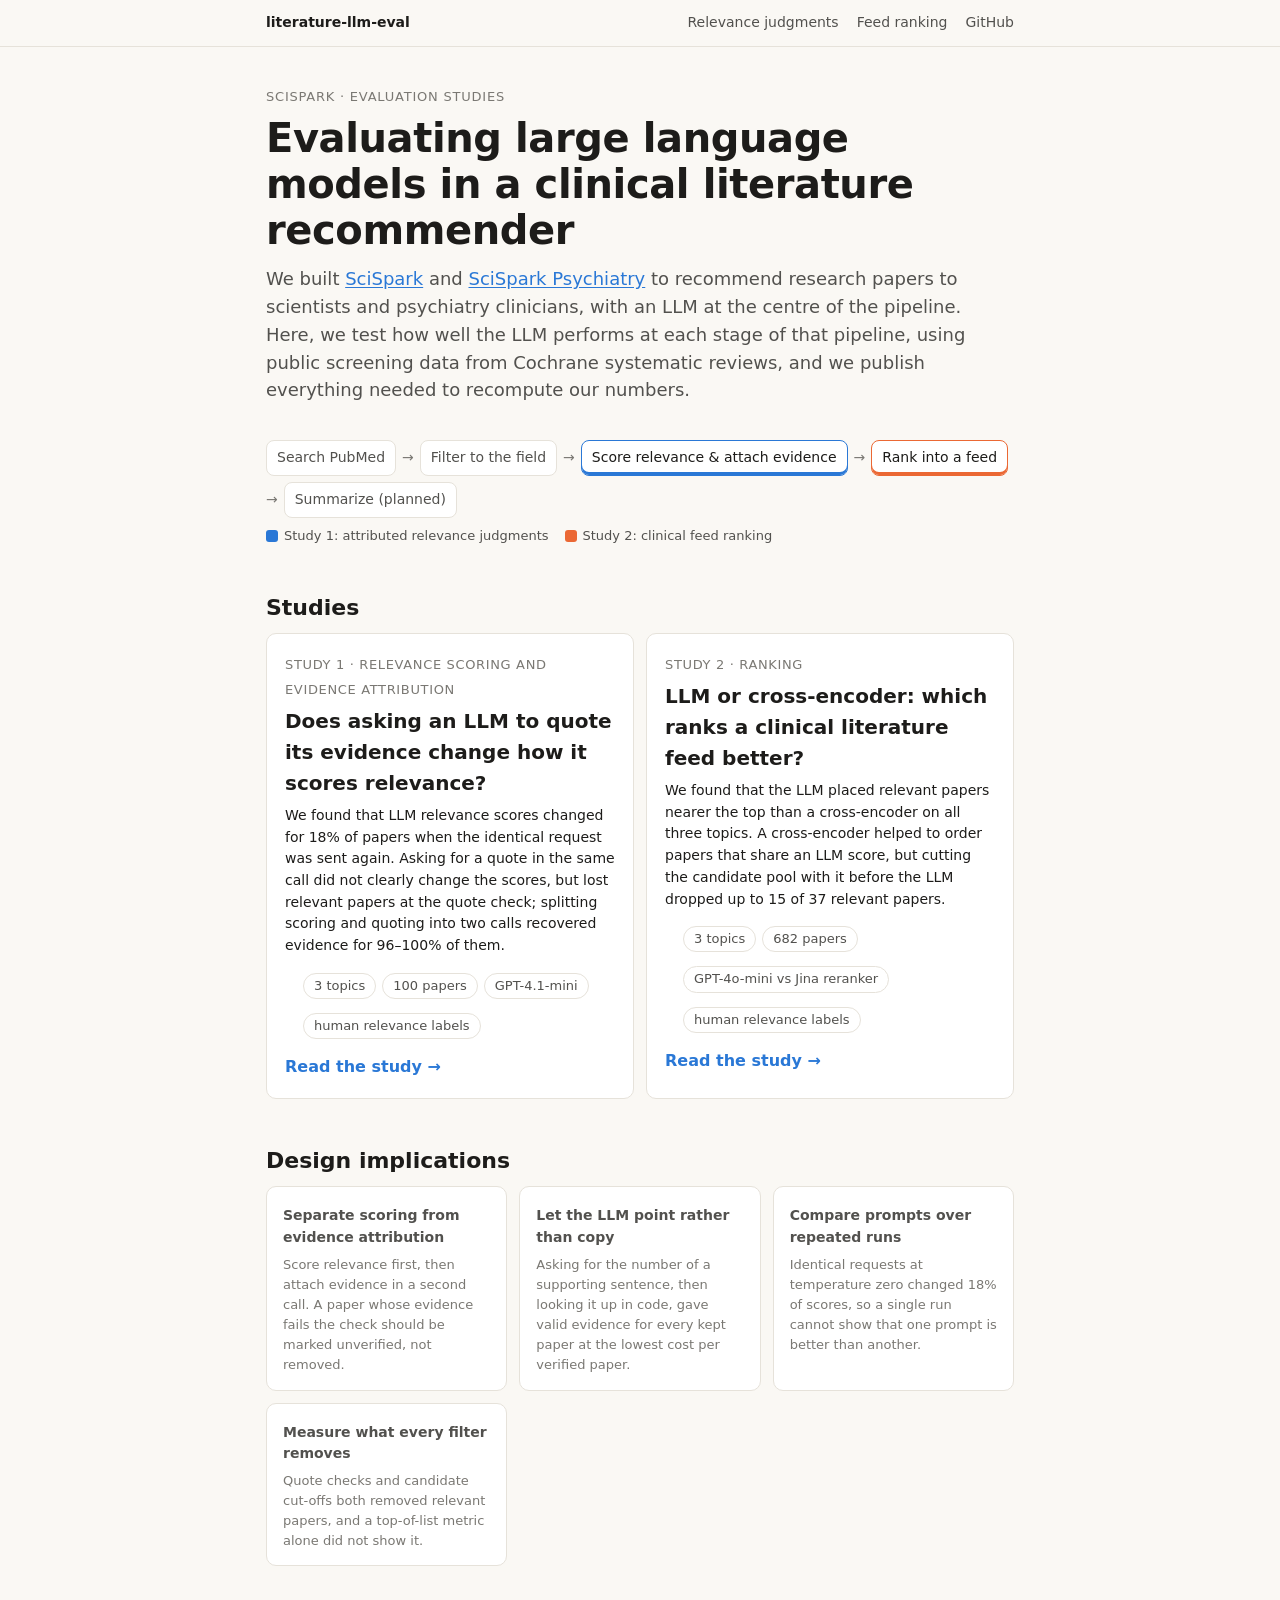
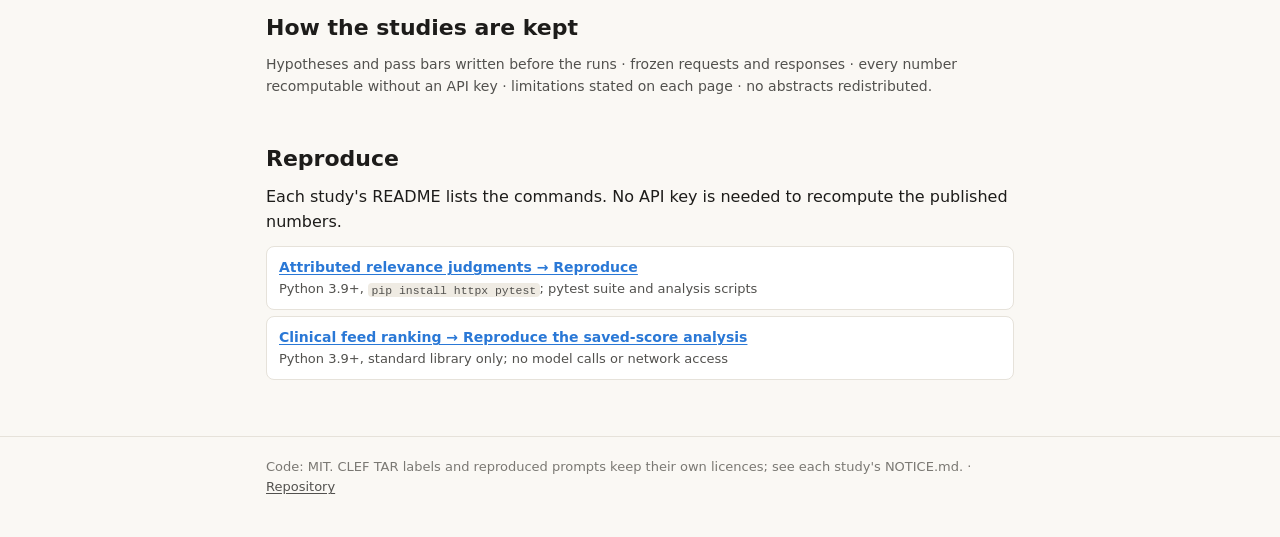
<file: docs/index.html>
<!doctype html>
<html lang="en">
<head>
<meta charset="utf-8">
<meta name="viewport" content="width=device-width, initial-scale=1">
<title>Literature LLM Evaluation</title>
<meta name="description" content="Evaluating the performance of large language models in a clinical literature recommender: SciSpark evaluation studies.">
<link rel="stylesheet" href="style.css">
</head>
<body>
<nav class="topbar"><div class="wrap">
  <a class="home" href="./">literature-llm-eval</a>
  <a href="attributed-relevance-judgments/">Relevance judgments</a>
  <a href="clinical-feed-ranking/">Feed ranking</a>
  <a href="https://github.com/SciSpark-ai/literature-llm-eval">GitHub</a>
</div></nav>

<main class="wrap">
<header class="hero">
  <p class="kicker">SciSpark &middot; evaluation studies</p>
  <h1>Evaluating large language models in a clinical literature recommender</h1>
  <p class="lede">We built <a href="https://github.com/SciSpark-ai">SciSpark</a> and <a href="https://github.com/SciSpark-ai/scispark-psychiatry">SciSpark Psychiatry</a> to recommend research papers to scientists and psychiatry clinicians, with an LLM at the centre of the pipeline. Here, we test how well the LLM performs at each stage of that pipeline, using public screening data from Cochrane systematic reviews, and we publish everything needed to recompute our numbers.</p>
</header>

<ol class="pipeline" aria-label="Pipeline stages; highlighted stages are covered by a study">
  <li>Search PubMed</li><li class="arrow" aria-hidden="true">&rarr;</li>
  <li>Filter to the field</li><li class="arrow" aria-hidden="true">&rarr;</li>
  <li class="on-a">Score relevance &amp; attach evidence</li><li class="arrow" aria-hidden="true">&rarr;</li>
  <li class="on-b">Rank into a feed</li><li class="arrow" aria-hidden="true">&rarr;</li>
  <li>Summarize (planned)</li>
</ol>
<ul class="legend small" style="margin-top:8px">
  <li><span class="sw a"></span>Study 1: attributed relevance judgments</li>
  <li><span class="sw b"></span>Study 2: clinical feed ranking</li>
</ul>

<h2>Studies</h2>
<div class="grid grid-2">
  <a class="card study" href="attributed-relevance-judgments/">
    <span class="stage">Study 1 &middot; relevance scoring and evidence attribution</span>
    <h3>Does asking an LLM to quote its evidence change how it scores relevance?</h3>
    <p class="small">We found that LLM relevance scores changed for 18% of papers when the identical request was sent again. Asking for a quote in the same call did not clearly change the scores, but lost relevant papers at the quote check; splitting scoring and quoting into two calls recovered evidence for 96&ndash;100% of them.</p>
    <ul class="chips"><li>3 topics</li><li>100 papers</li><li>GPT-4.1-mini</li><li>human relevance labels</li></ul>
    <span class="go">Read the study &rarr;</span>
  </a>
  <a class="card study" href="clinical-feed-ranking/">
    <span class="stage">Study 2 &middot; ranking</span>
    <h3>LLM or cross-encoder: which ranks a clinical literature feed better?</h3>
    <p class="small">We found that the LLM placed relevant papers nearer the top than a cross-encoder on all three topics. A cross-encoder helped to order papers that share an LLM score, but cutting the candidate pool with it before the LLM dropped up to 15 of 37 relevant papers.</p>
    <ul class="chips"><li>3 topics</li><li>682 papers</li><li>GPT-4o-mini vs Jina reranker</li><li>human relevance labels</li></ul>
    <span class="go">Read the study &rarr;</span>
  </a>
</div>

<h2>Design implications</h2>
<div class="grid grid-2">
  <div class="tile"><div class="lbl"><b>Separate scoring from evidence attribution</b></div><div class="sub">Score relevance first, then attach evidence in a second call. A paper whose evidence fails the check should be marked unverified, not removed.</div></div>
  <div class="tile"><div class="lbl"><b>Let the LLM point rather than copy</b></div><div class="sub">Asking for the number of a supporting sentence, then looking it up in code, gave valid evidence for every kept paper at the lowest cost per verified paper.</div></div>
  <div class="tile"><div class="lbl"><b>Compare prompts over repeated runs</b></div><div class="sub">Identical requests at temperature zero changed 18% of scores, so a single run cannot show that one prompt is better than another.</div></div>
  <div class="tile"><div class="lbl"><b>Measure what every filter removes</b></div><div class="sub">Quote checks and candidate cut-offs both removed relevant papers, and a top-of-list metric alone did not show it.</div></div>
</div>

<h2>How the studies are kept</h2>
<p class="small muted">Hypotheses and pass bars written before the runs &middot; frozen requests and responses &middot; every number recomputable without an API key &middot; limitations stated on each page &middot; no abstracts redistributed.</p>

<h2>Reproduce</h2>
<p>Each study's README lists the commands. No API key is needed to recompute the published numbers.</p>
<ul class="files">
  <li><a href="https://github.com/SciSpark-ai/literature-llm-eval/tree/main/studies/attributed-relevance-judgments#reproduce">Attributed relevance judgments &rarr; Reproduce</a><span>Python 3.9+, <code>pip install httpx pytest</code>; pytest suite and analysis scripts</span></li>
  <li><a href="https://github.com/SciSpark-ai/literature-llm-eval/tree/main/studies/clinical-feed-ranking#reproduce-the-saved-score-analysis">Clinical feed ranking &rarr; Reproduce the saved-score analysis</a><span>Python 3.9+, standard library only; no model calls or network access</span></li>
</ul>
</main>

<footer><div class="wrap">
  Code: MIT. CLEF TAR labels and reproduced prompts keep their own licences; see each study's NOTICE.md.
  &middot; <a href="https://github.com/SciSpark-ai/literature-llm-eval">Repository</a>
</div></footer>
</body>
</html>
</file>
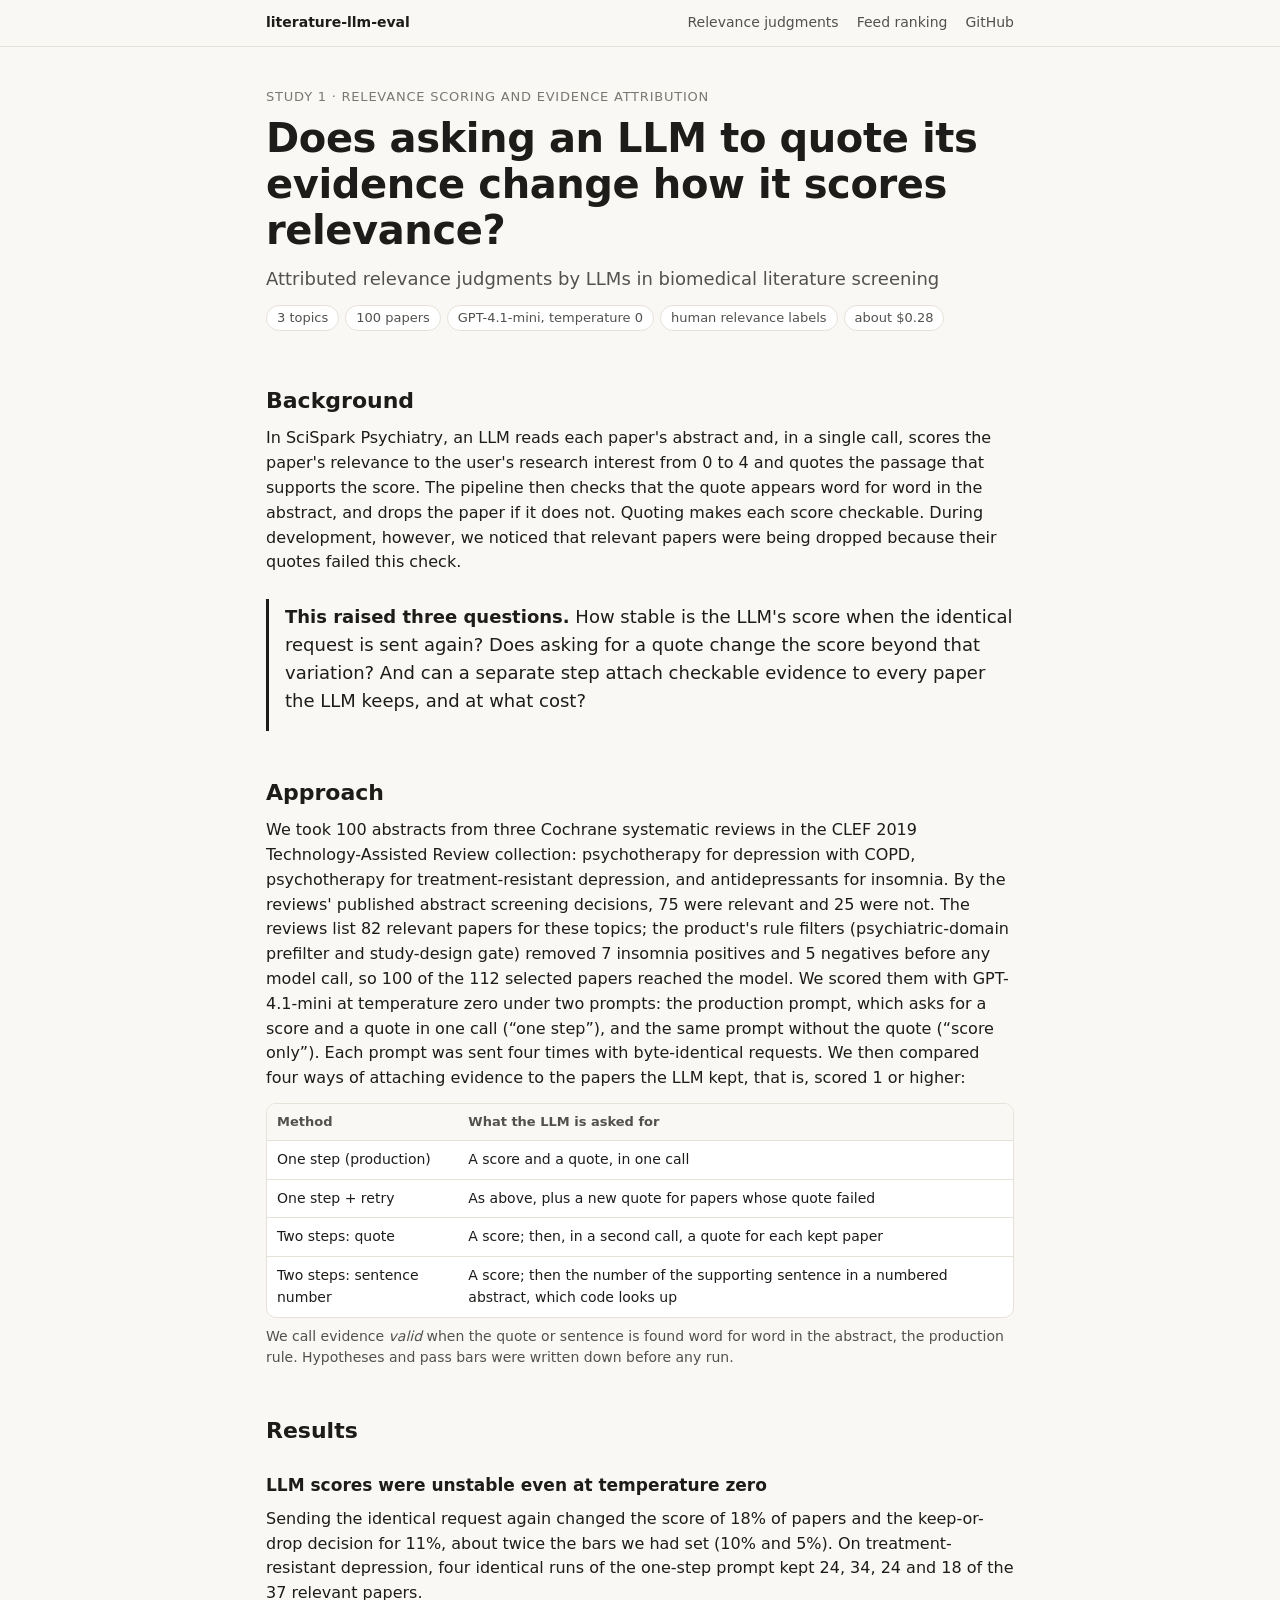
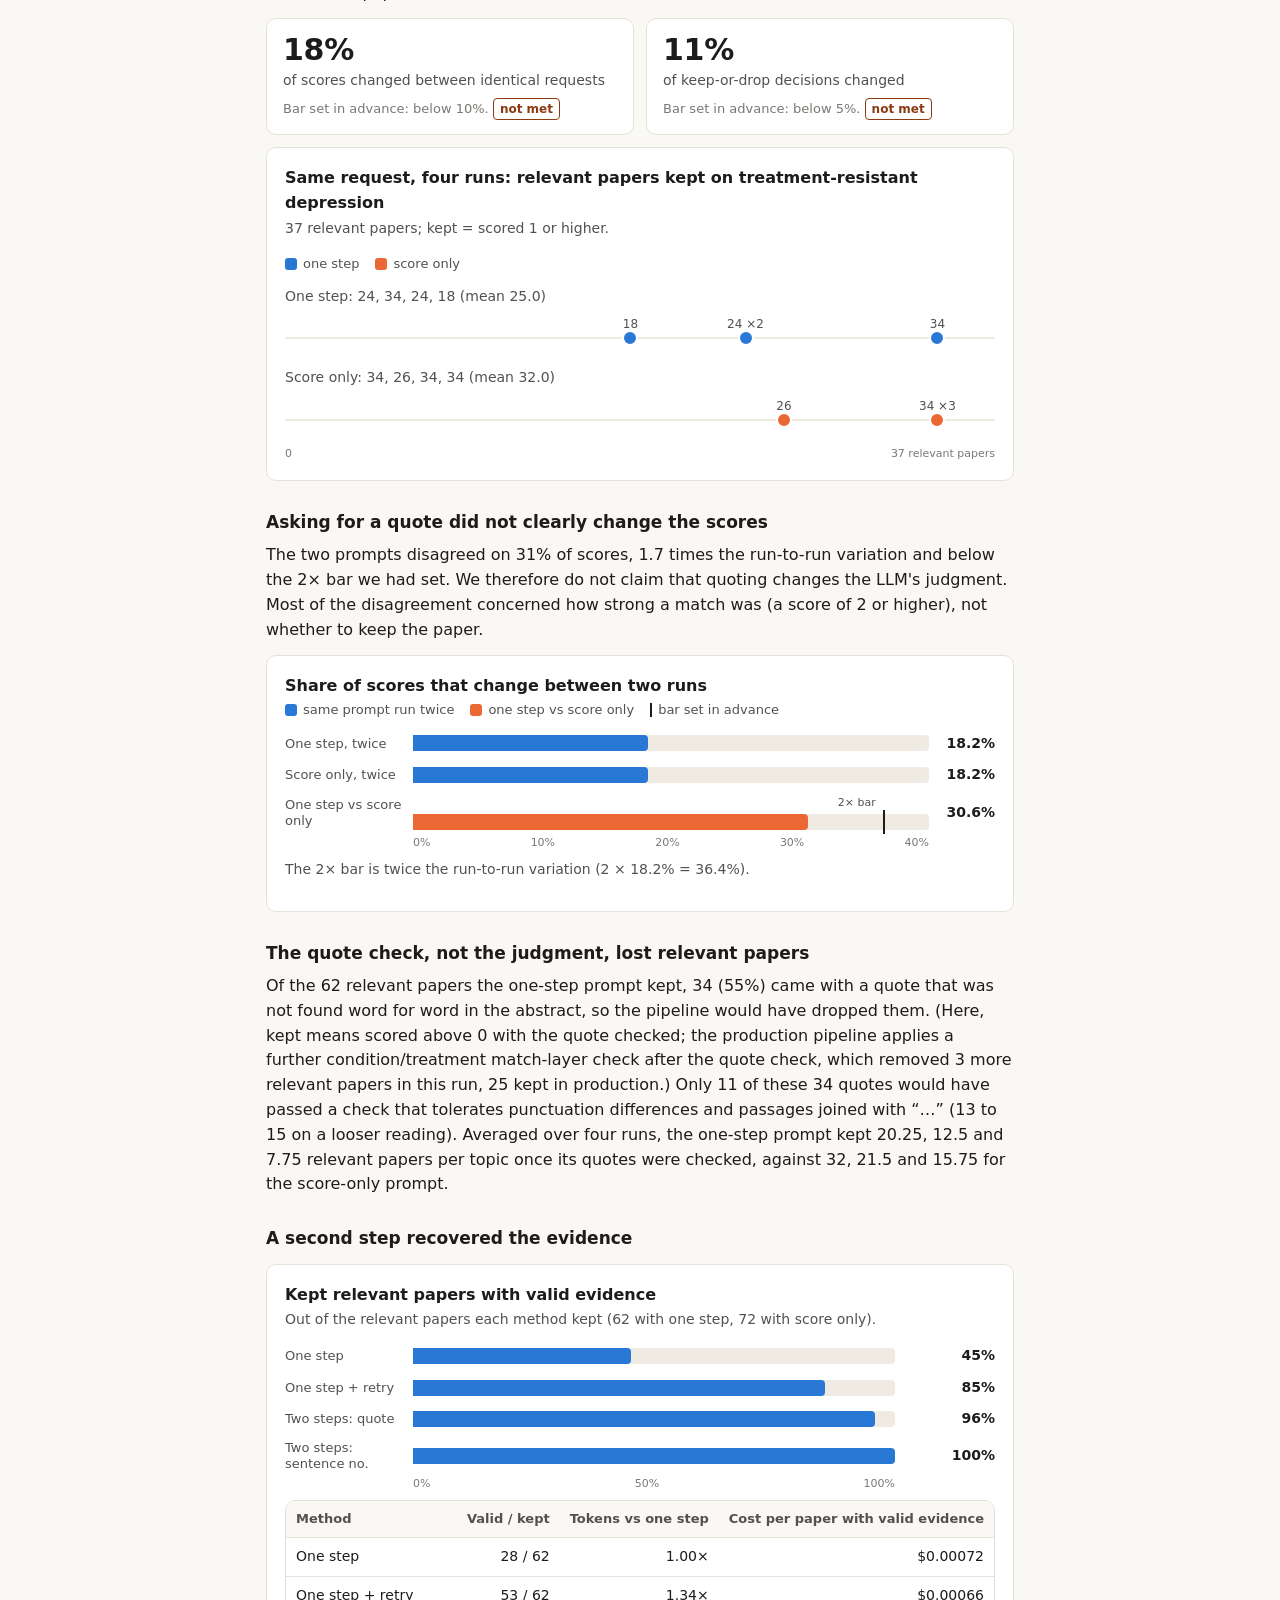
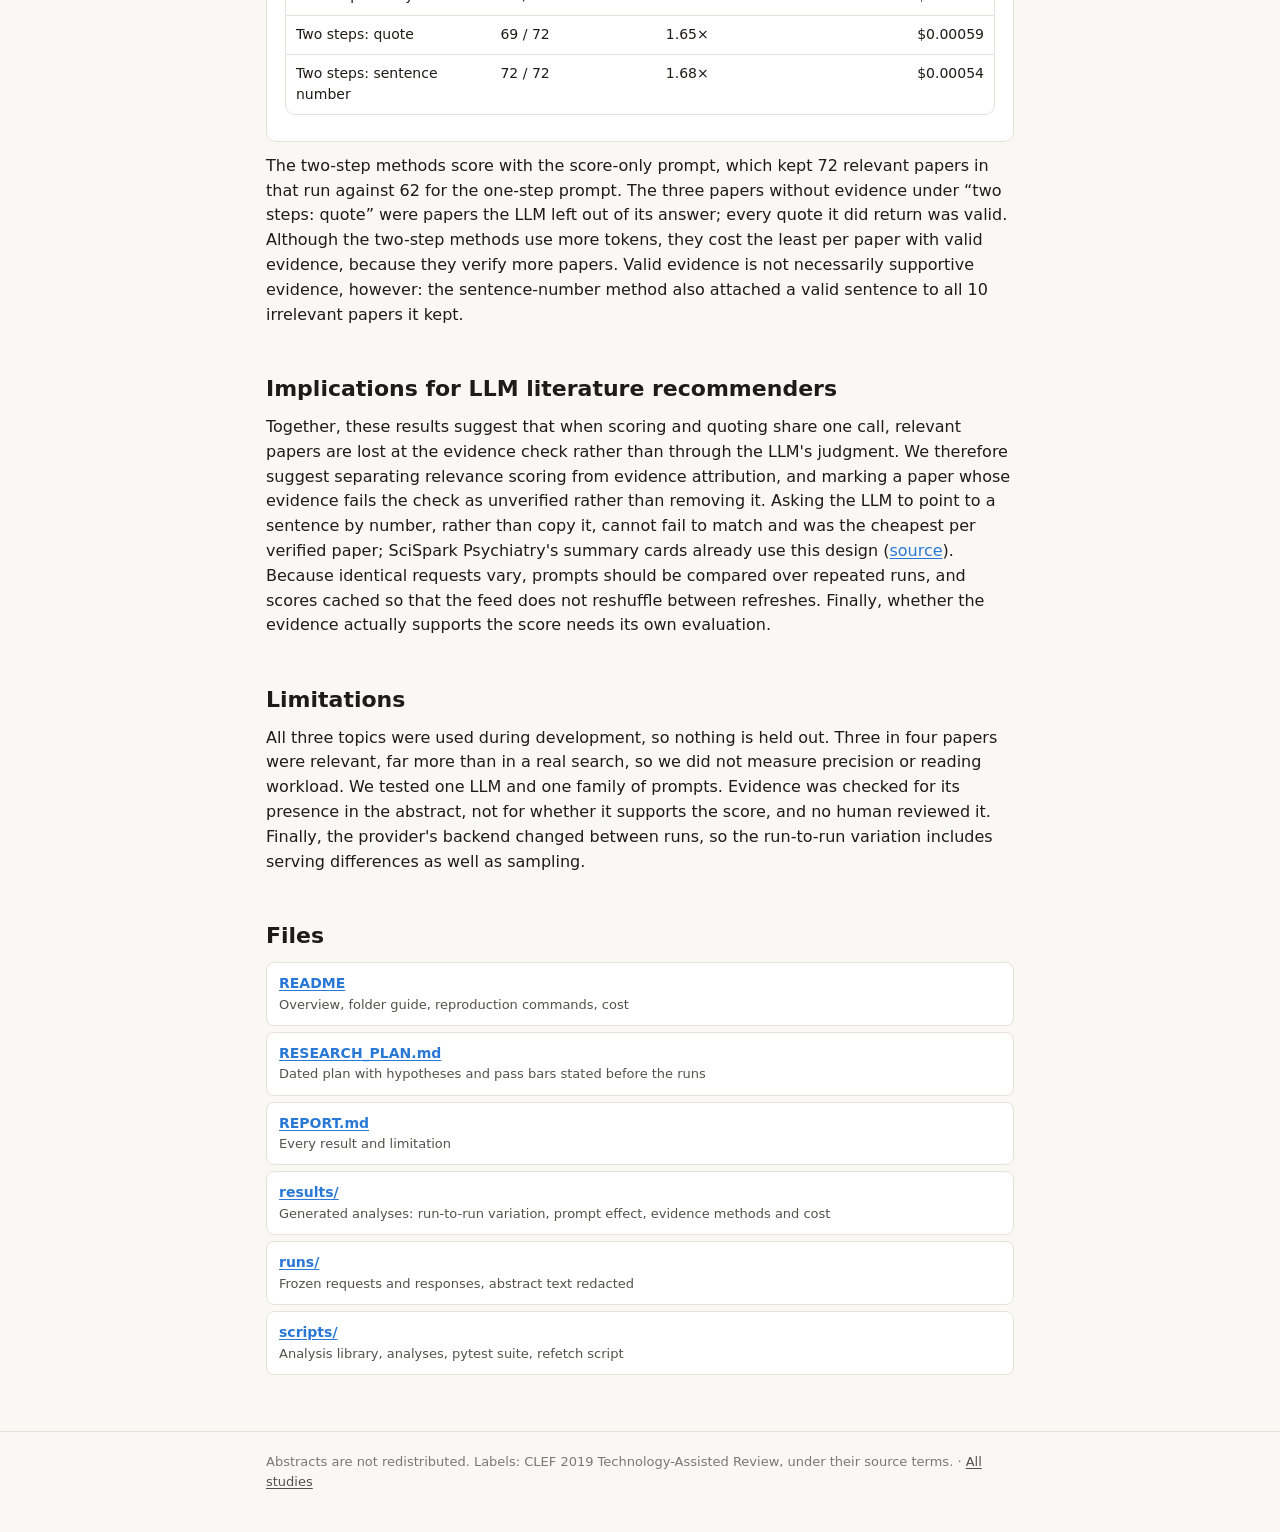
<file: docs/attributed-relevance-judgments/index.html>
<!doctype html>
<html lang="en">
<head>
<meta charset="utf-8">
<meta name="viewport" content="width=device-width, initial-scale=1">
<title>Attributed Relevance Judgments</title>
<meta name="description" content="Does asking an LLM to quote its evidence change how it scores relevance? A study of relevance scoring and evidence attribution in a clinical literature recommender.">
<link rel="stylesheet" href="../style.css">
</head>
<body>
<nav class="topbar"><div class="wrap">
  <a class="home" href="../">literature-llm-eval</a>
  <a href="./" aria-current="page">Relevance judgments</a>
  <a href="../clinical-feed-ranking/">Feed ranking</a>
  <a href="https://github.com/SciSpark-ai/literature-llm-eval/tree/main/studies/attributed-relevance-judgments">GitHub</a>
</div></nav>

<main class="wrap">
<header class="hero">
  <p class="kicker">Study 1 &middot; relevance scoring and evidence attribution</p>
  <h1>Does asking an LLM to quote its evidence change how it scores relevance?</h1>
  <p class="lede">Attributed relevance judgments by LLMs in biomedical literature screening</p>
  <ul class="chips"><li>3 topics</li><li>100 papers</li><li>GPT-4.1-mini, temperature 0</li><li>human relevance labels</li><li>about $0.28</li></ul>
</header>

<h2>Background</h2>
<p>In SciSpark Psychiatry, an LLM reads each paper's abstract and, in a single call, scores the paper's relevance to the user's research interest from 0 to 4 and quotes the passage that supports the score. The pipeline then checks that the quote appears word for word in the abstract, and drops the paper if it does not. Quoting makes each score checkable. During development, however, we noticed that relevant papers were being dropped because their quotes failed this check.</p>
<div class="question">
  <p><b>This raised three questions.</b> How stable is the LLM's score when the identical request is sent again? Does asking for a quote change the score beyond that variation? And can a separate step attach checkable evidence to every paper the LLM keeps, and at what cost?</p>
</div>

<h2>Approach</h2>
<p>We took 100 abstracts from three Cochrane systematic reviews in the CLEF 2019 Technology-Assisted Review collection: psychotherapy for depression with COPD, psychotherapy for treatment-resistant depression, and antidepressants for insomnia. By the reviews' published abstract screening decisions, 75 were relevant and 25 were not. The reviews list 82 relevant papers for these topics; the product's rule filters (psychiatric-domain prefilter and study-design gate) removed 7 insomnia positives and 5 negatives before any model call, so 100 of the 112 selected papers reached the model. We scored them with GPT-4.1-mini at temperature zero under two prompts: the production prompt, which asks for a score and a quote in one call (&ldquo;one step&rdquo;), and the same prompt without the quote (&ldquo;score only&rdquo;). Each prompt was sent four times with byte-identical requests. We then compared four ways of attaching evidence to the papers the LLM kept, that is, scored 1 or higher:</p>
<div class="table-wrap"><table>
  <thead><tr><th>Method</th><th>What the LLM is asked for</th></tr></thead>
  <tbody>
    <tr><td>One step (production)</td><td>A score and a quote, in one call</td></tr>
    <tr><td>One step + retry</td><td>As above, plus a new quote for papers whose quote failed</td></tr>
    <tr><td>Two steps: quote</td><td>A score; then, in a second call, a quote for each kept paper</td></tr>
    <tr><td>Two steps: sentence number</td><td>A score; then the number of the supporting sentence in a numbered abstract, which code looks up</td></tr>
  </tbody>
</table></div>
<p class="small muted">We call evidence <i>valid</i> when the quote or sentence is found word for word in the abstract, the production rule. Hypotheses and pass bars were written down before any run.</p>

<h2>Results</h2>
<h3>LLM scores were unstable even at temperature zero</h3>
<p>Sending the identical request again changed the score of 18% of papers and the keep-or-drop decision for 11%, about twice the bars we had set (10% and 5%). On treatment-resistant depression, four identical runs of the one-step prompt kept 24, 34, 24 and 18 of the 37 relevant papers.</p>
<div class="grid grid-2">
  <div class="tile"><div class="num">18%</div><div class="lbl">of scores changed between identical requests</div><div class="sub">Bar set in advance: below 10%. <span class="verdict no">not met</span></div></div>
  <div class="tile"><div class="num">11%</div><div class="lbl">of keep-or-drop decisions changed</div><div class="sub">Bar set in advance: below 5%. <span class="verdict no">not met</span></div></div>
</div>

<div class="chart">
  <p class="chart-title">Same request, four runs: relevant papers kept on treatment-resistant depression</p>
  <p class="chart-sub">37 relevant papers; kept = scored 1 or higher.</p>
  <ul class="legend"><li><span class="sw a"></span>one step</li><li><span class="sw b"></span>score only</li></ul>
  <p class="small muted" style="margin:0">One step: 24, 34, 24, 18 (mean 25.0)</p>
  <div class="strip" role="img" aria-label="One-step prompt kept 24, 34, 24 and 18 of 37">
    <div class="line"></div>
    <span class="dot" style="left:48.65%" title="18 of 37"></span><span class="dot-label" style="left:48.65%">18</span>
    <span class="dot" style="left:64.86%" title="24 of 37, two runs"></span><span class="dot-label" style="left:64.86%">24 &times;2</span>
    <span class="dot" style="left:91.89%" title="34 of 37"></span><span class="dot-label" style="left:91.89%">34</span>
  </div>
  <p class="small muted" style="margin:8px 0 0">Score only: 34, 26, 34, 34 (mean 32.0)</p>
  <div class="strip" role="img" aria-label="Score-only prompt kept 34, 26, 34 and 34 of 37">
    <div class="line"></div>
    <span class="dot b" style="left:70.27%" title="26 of 37"></span><span class="dot-label" style="left:70.27%">26</span>
    <span class="dot b" style="left:91.89%" title="34 of 37, three runs"></span><span class="dot-label" style="left:91.89%">34 &times;3</span>
  </div>
  <div class="strip-axis"><span>0</span><span>37 relevant papers</span></div>
</div>

<h3>Asking for a quote did not clearly change the scores</h3>
<p>The two prompts disagreed on 31% of scores, 1.7 times the run-to-run variation and below the 2&times; bar we had set. We therefore do not claim that quoting changes the LLM's judgment. Most of the disagreement concerned how strong a match was (a score of 2 or higher), not whether to keep the paper.</p>
<div class="chart">
  <p class="chart-title">Share of scores that change between two runs</p>
  <ul class="legend"><li><span class="sw a"></span>same prompt run twice</li><li><span class="sw b"></span>one step vs score only</li><li><span class="sw line"></span>bar set in advance</li></ul>
  <div class="bars">
    <div class="bar-row" title="One step vs one step, mean of 6 pairs: 18.2%">
      <span class="name">One step, twice</span>
      <div class="track"><div class="fill a" style="width:45.5%"></div></div>
      <span class="val">18.2%</span>
    </div>
    <div class="bar-row" title="Score only vs score only, mean of 6 pairs: 18.2%">
      <span class="name">Score only, twice</span>
      <div class="track"><div class="fill a" style="width:45.5%"></div></div>
      <span class="val">18.2%</span>
    </div>
    <div class="bar-row" title="One step vs score only, mean of 16 pairs: 30.6%">
      <span class="name">One step vs score only</span>
      <div class="track has-ref"><div class="fill b" style="width:76.5%"></div><span class="ref" style="left:91%"></span><span class="ref-label" style="left:86%">2&times; bar</span></div>
      <span class="val">30.6%</span>
    </div>
  </div>
  <div class="axis"><span></span><span class="ticks"><span>0%</span><span>10%</span><span>20%</span><span>30%</span><span>40%</span></span><span></span></div>
  <p class="note">The 2&times; bar is twice the run-to-run variation (2 &times; 18.2% = 36.4%).</p>
</div>

<h3>The quote check, not the judgment, lost relevant papers</h3>
<p>Of the 62 relevant papers the one-step prompt kept, 34 (55%) came with a quote that was not found word for word in the abstract, so the pipeline would have dropped them. (Here, kept means scored above 0 with the quote checked; the production pipeline applies a further condition/treatment match-layer check after the quote check, which removed 3 more relevant papers in this run, 25 kept in production.) Only 11 of these 34 quotes would have passed a check that tolerates punctuation differences and passages joined with &ldquo;&hellip;&rdquo; (13 to 15 on a looser reading). Averaged over four runs, the one-step prompt kept 20.25, 12.5 and 7.75 relevant papers per topic once its quotes were checked, against 32, 21.5 and 15.75 for the score-only prompt.</p>

<h3>A second step recovered the evidence</h3>
<div class="chart wide-val">
  <p class="chart-title">Kept relevant papers with valid evidence</p>
  <p class="chart-sub">Out of the relevant papers each method kept (62 with one step, 72 with score only).</p>
  <div class="bars">
    <div class="bar-row" title="28 of 62">
      <span class="name">One step</span>
      <div class="track"><div class="fill a" style="width:45.2%"></div></div>
      <span class="val">45%</span>
    </div>
    <div class="bar-row" title="53 of 62">
      <span class="name">One step + retry</span>
      <div class="track"><div class="fill a" style="width:85.5%"></div></div>
      <span class="val">85%</span>
    </div>
    <div class="bar-row" title="69 of 72">
      <span class="name">Two steps: quote</span>
      <div class="track"><div class="fill a" style="width:95.8%"></div></div>
      <span class="val">96%</span>
    </div>
    <div class="bar-row" title="72 of 72">
      <span class="name">Two steps: sentence no.</span>
      <div class="track"><div class="fill a" style="width:100%"></div></div>
      <span class="val">100%</span>
    </div>
  </div>
  <div class="axis"><span></span><span class="ticks"><span>0%</span><span>50%</span><span>100%</span></span><span></span></div>
  <div class="table-wrap"><table>
    <thead><tr><th>Method</th><th class="n">Valid / kept</th><th class="n">Tokens vs one step</th><th class="n">Cost per paper with valid evidence</th></tr></thead>
    <tbody>
      <tr><td>One step</td><td class="n">28 / 62</td><td class="n">1.00&times;</td><td class="n">$0.00072</td></tr>
      <tr><td>One step + retry</td><td class="n">53 / 62</td><td class="n">1.34&times;</td><td class="n">$0.00066</td></tr>
      <tr><td>Two steps: quote</td><td class="n">69 / 72</td><td class="n">1.65&times;</td><td class="n">$0.00059</td></tr>
      <tr><td>Two steps: sentence number</td><td class="n">72 / 72</td><td class="n">1.68&times;</td><td class="n">$0.00054</td></tr>
    </tbody>
  </table></div>
</div>
<p>The two-step methods score with the score-only prompt, which kept 72 relevant papers in that run against 62 for the one-step prompt. The three papers without evidence under &ldquo;two steps: quote&rdquo; were papers the LLM left out of its answer; every quote it did return was valid. Although the two-step methods use more tokens, they cost the least per paper with valid evidence, because they verify more papers. Valid evidence is not necessarily supportive evidence, however: the sentence-number method also attached a valid sentence to all 10 irrelevant papers it kept.</p>

<h2>Implications for LLM literature recommenders</h2>
<p>Together, these results suggest that when scoring and quoting share one call, relevant papers are lost at the evidence check rather than through the LLM's judgment. We therefore suggest separating relevance scoring from evidence attribution, and marking a paper whose evidence fails the check as unverified rather than removing it. Asking the LLM to point to a sentence by number, rather than copy it, cannot fail to match and was the cheapest per verified paper; SciSpark Psychiatry's summary cards already use this design (<a href="https://github.com/SciSpark-ai/scispark-psychiatry/blob/4e20daa/src/lib/clinical/digest/card.ts#L16-L18">source</a>). Because identical requests vary, prompts should be compared over repeated runs, and scores cached so that the feed does not reshuffle between refreshes. Finally, whether the evidence actually supports the score needs its own evaluation.</p>

<h2>Limitations</h2>
<p>All three topics were used during development, so nothing is held out. Three in four papers were relevant, far more than in a real search, so we did not measure precision or reading workload. We tested one LLM and one family of prompts. Evidence was checked for its presence in the abstract, not for whether it supports the score, and no human reviewed it. Finally, the provider's backend changed between runs, so the run-to-run variation includes serving differences as well as sampling.</p>

<h2>Files</h2>
<ul class="files">
  <li><a href="https://github.com/SciSpark-ai/literature-llm-eval/tree/main/studies/attributed-relevance-judgments">README</a><span>Overview, folder guide, reproduction commands, cost</span></li>
  <li><a href="https://github.com/SciSpark-ai/literature-llm-eval/blob/main/studies/attributed-relevance-judgments/RESEARCH_PLAN.md">RESEARCH_PLAN.md</a><span>Dated plan with hypotheses and pass bars stated before the runs</span></li>
  <li><a href="https://github.com/SciSpark-ai/literature-llm-eval/blob/main/studies/attributed-relevance-judgments/REPORT.md">REPORT.md</a><span>Every result and limitation</span></li>
  <li><a href="https://github.com/SciSpark-ai/literature-llm-eval/tree/main/studies/attributed-relevance-judgments/results">results/</a><span>Generated analyses: run-to-run variation, prompt effect, evidence methods and cost</span></li>
  <li><a href="https://github.com/SciSpark-ai/literature-llm-eval/tree/main/studies/attributed-relevance-judgments/runs">runs/</a><span>Frozen requests and responses, abstract text redacted</span></li>
  <li><a href="https://github.com/SciSpark-ai/literature-llm-eval/tree/main/studies/attributed-relevance-judgments/scripts">scripts/</a><span>Analysis library, analyses, pytest suite, refetch script</span></li>
</ul>
</main>

<footer><div class="wrap">
  Abstracts are not redistributed. Labels: CLEF 2019 Technology-Assisted Review, under their source terms.
  &middot; <a href="../">All studies</a>
</div></footer>
</body>
</html>
</file>
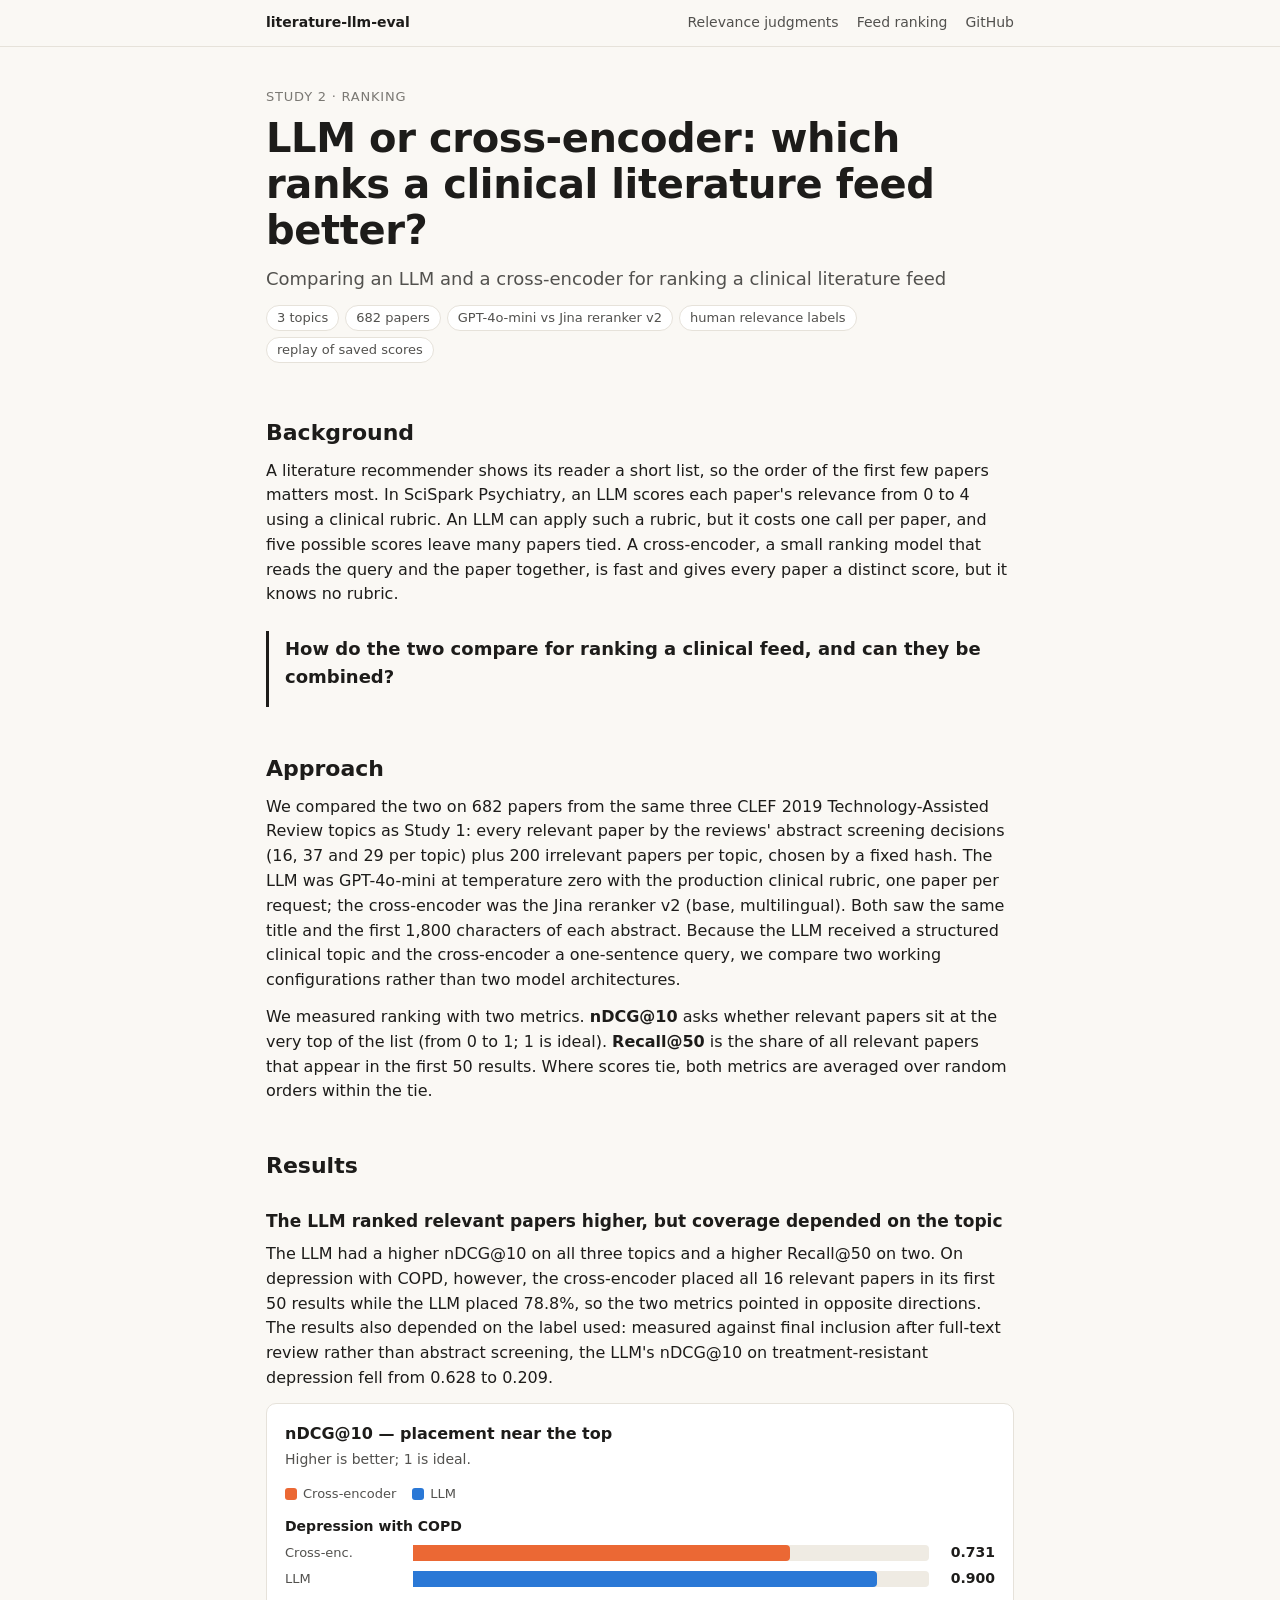
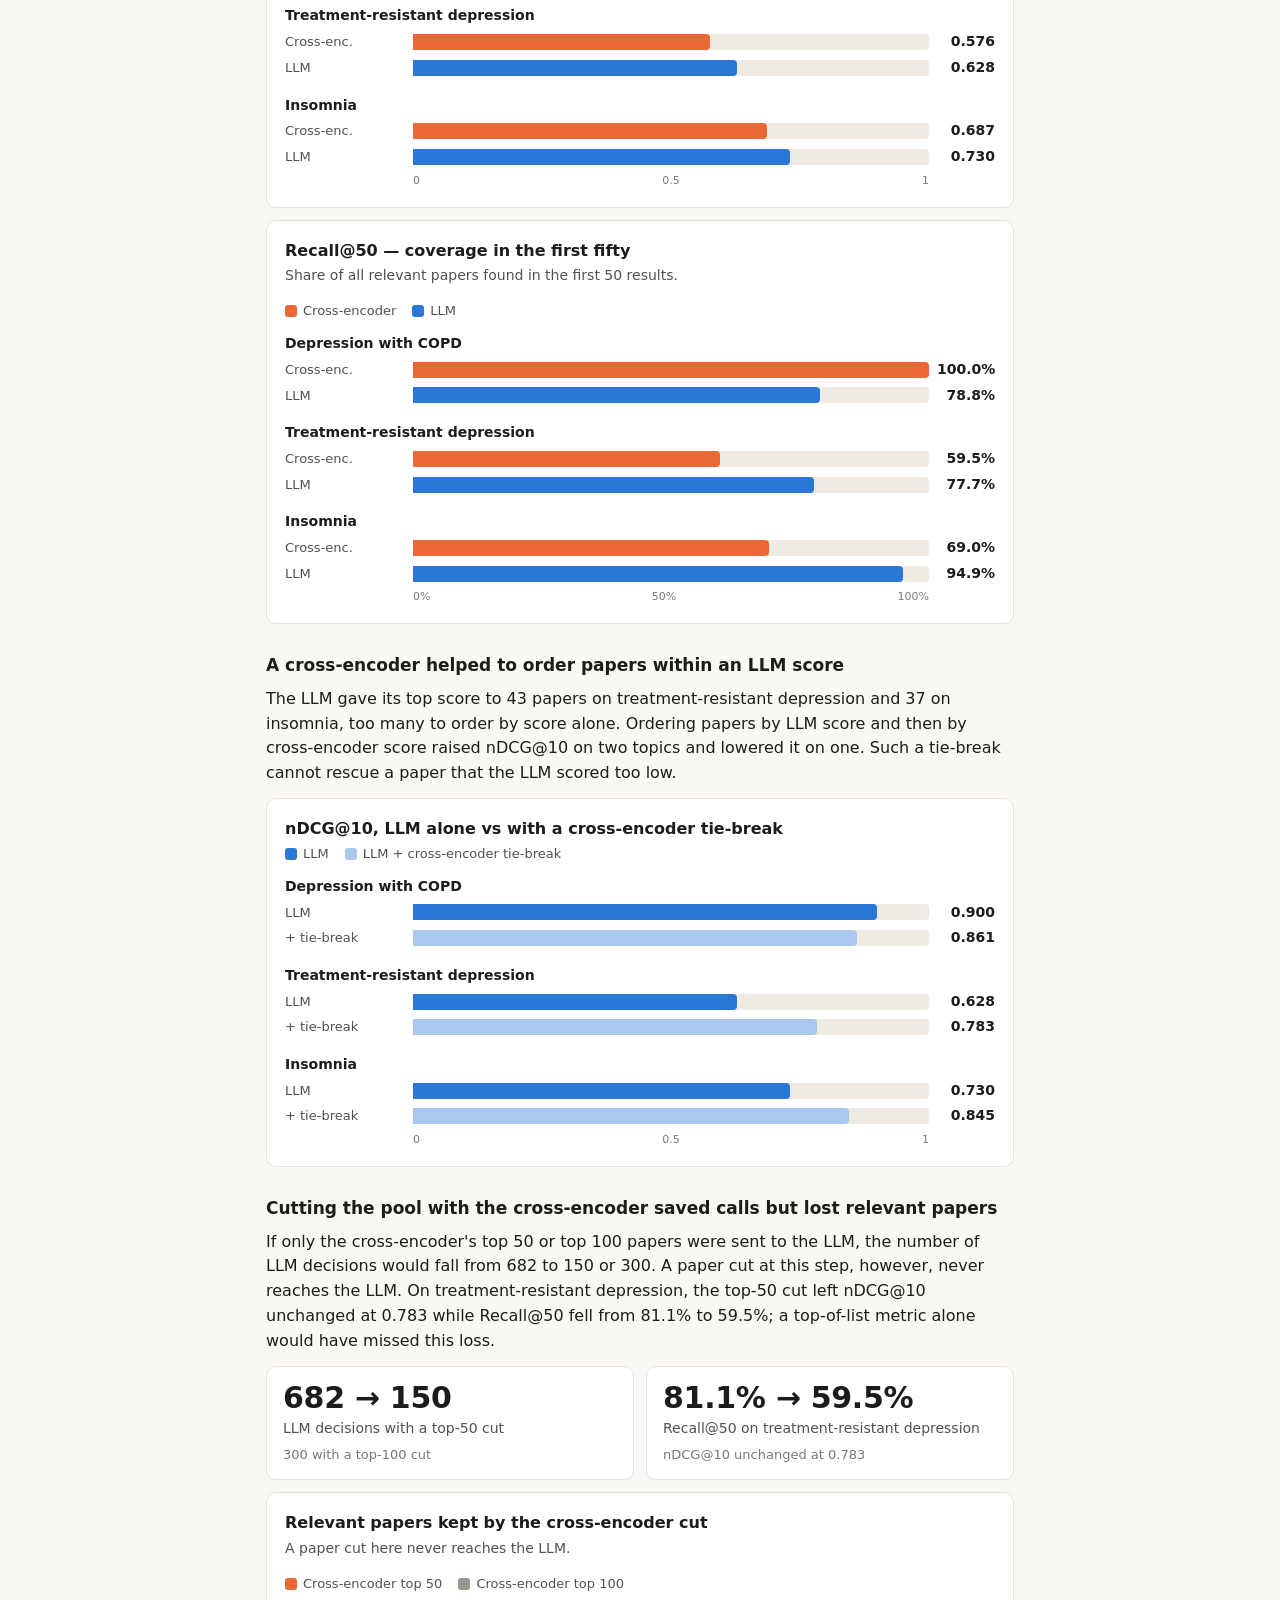
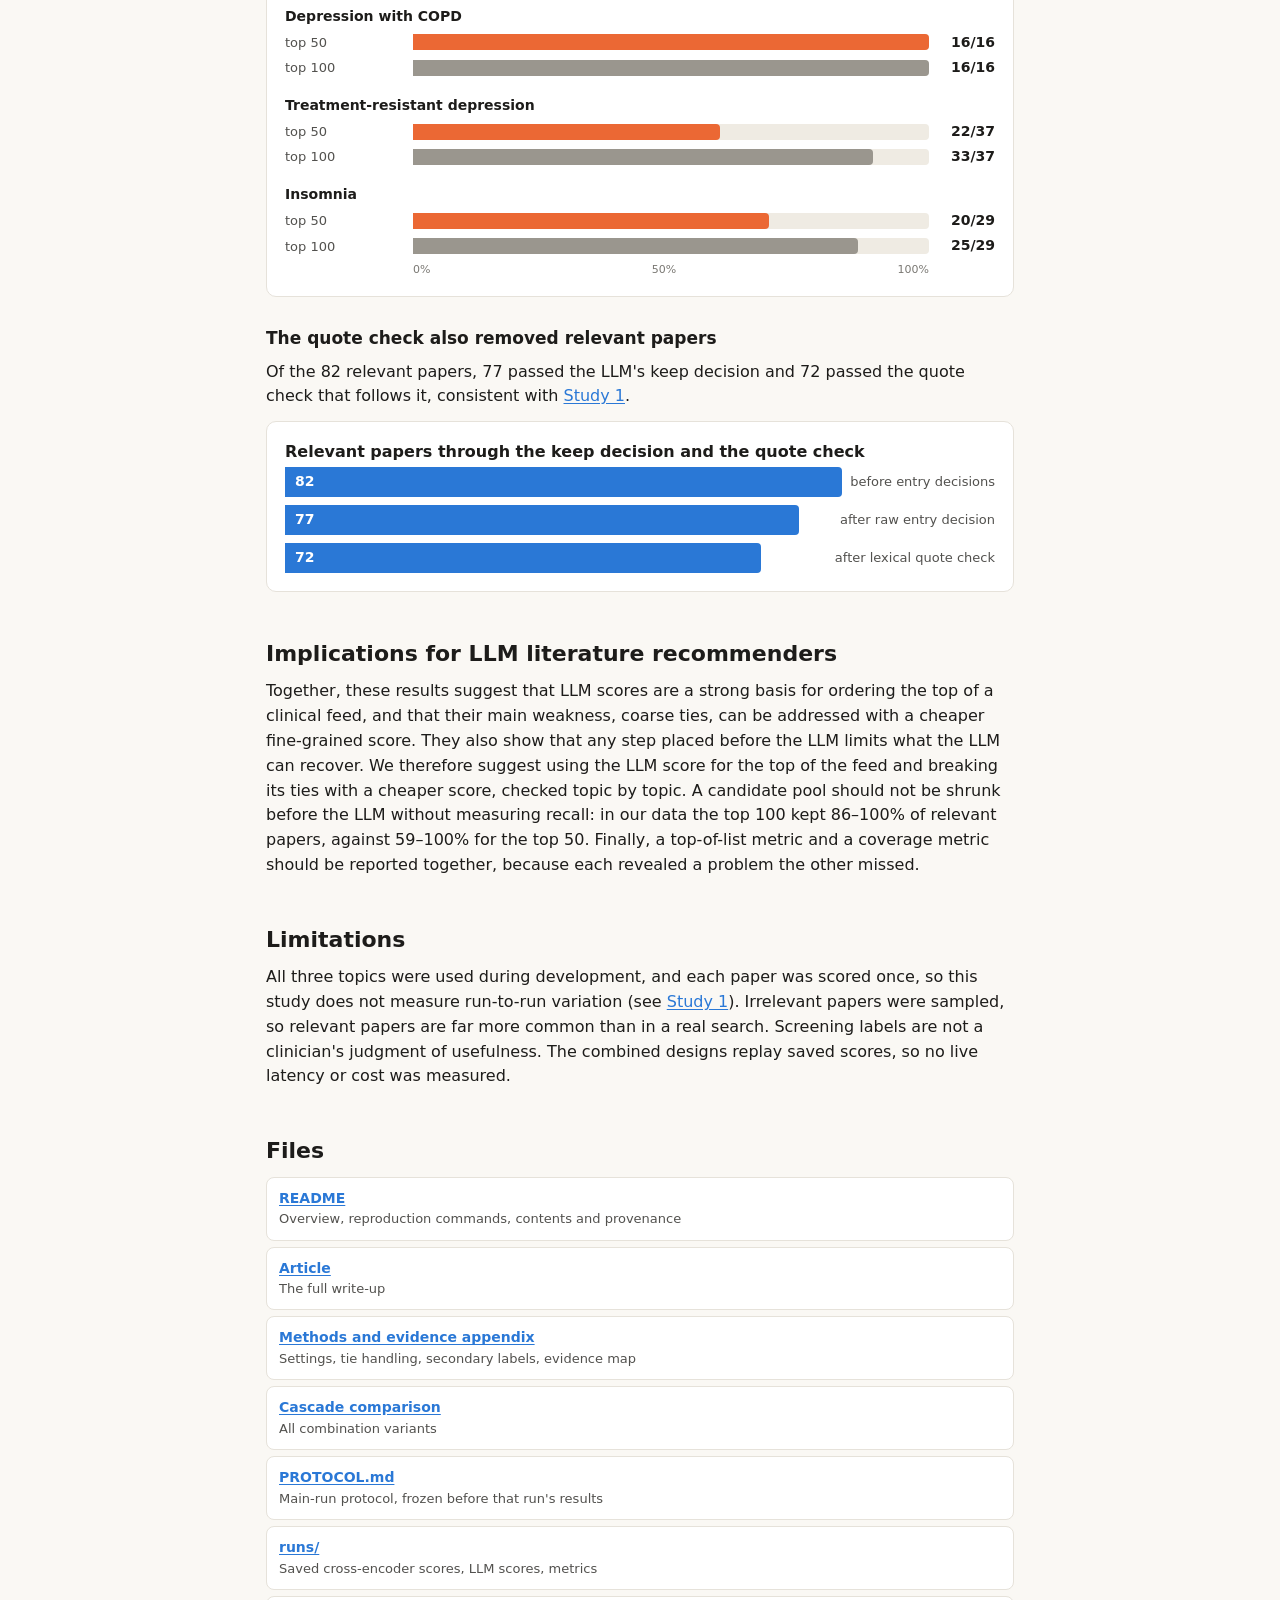
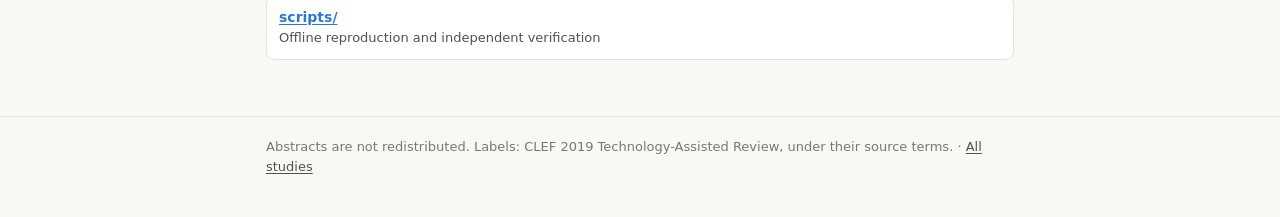
<file: docs/clinical-feed-ranking/index.html>
<!doctype html>
<html lang="en">
<head>
<meta charset="utf-8">
<meta name="viewport" content="width=device-width, initial-scale=1">
<title>Clinical Feed Ranking</title>
<meta name="description" content="LLM or cross-encoder: which ranks a clinical literature feed better? An offline comparison on 682 papers from three Cochrane review topics.">
<link rel="stylesheet" href="../style.css">
</head>
<body>
<nav class="topbar"><div class="wrap">
  <a class="home" href="../">literature-llm-eval</a>
  <a href="../attributed-relevance-judgments/">Relevance judgments</a>
  <a href="./" aria-current="page">Feed ranking</a>
  <a href="https://github.com/SciSpark-ai/literature-llm-eval/tree/main/studies/clinical-feed-ranking">GitHub</a>
</div></nav>

<main class="wrap">
<header class="hero">
  <p class="kicker">Study 2 &middot; ranking</p>
  <h1>LLM or cross-encoder: which ranks a clinical literature feed better?</h1>
  <p class="lede">Comparing an LLM and a cross-encoder for ranking a clinical literature feed</p>
  <ul class="chips"><li>3 topics</li><li>682 papers</li><li>GPT-4o-mini vs Jina reranker v2</li><li>human relevance labels</li><li>replay of saved scores</li></ul>
</header>

<h2>Background</h2>
<p>A literature recommender shows its reader a short list, so the order of the first few papers matters most. In SciSpark Psychiatry, an LLM scores each paper's relevance from 0 to 4 using a clinical rubric. An LLM can apply such a rubric, but it costs one call per paper, and five possible scores leave many papers tied. A cross-encoder, a small ranking model that reads the query and the paper together, is fast and gives every paper a distinct score, but it knows no rubric.</p>
<div class="question">
  <p><b>How do the two compare for ranking a clinical feed, and can they be combined?</b></p>
</div>

<h2>Approach</h2>
<p>We compared the two on 682 papers from the same three CLEF 2019 Technology-Assisted Review topics as Study 1: every relevant paper by the reviews' abstract screening decisions (16, 37 and 29 per topic) plus 200 irrelevant papers per topic, chosen by a fixed hash. The LLM was GPT-4o-mini at temperature zero with the production clinical rubric, one paper per request; the cross-encoder was the Jina reranker v2 (base, multilingual). Both saw the same title and the first 1,800 characters of each abstract. Because the LLM received a structured clinical topic and the cross-encoder a one-sentence query, we compare two working configurations rather than two model architectures.</p>
<p>We measured ranking with two metrics. <b>nDCG@10</b> asks whether relevant papers sit at the very top of the list (from 0 to 1; 1 is ideal). <b>Recall@50</b> is the share of all relevant papers that appear in the first 50 results. Where scores tie, both metrics are averaged over random orders within the tie.</p>

<h2>Results</h2>
<h3>The LLM ranked relevant papers higher, but coverage depended on the topic</h3>
<p>The LLM had a higher nDCG@10 on all three topics and a higher Recall@50 on two. On depression with COPD, however, the cross-encoder placed all 16 relevant papers in its first 50 results while the LLM placed 78.8%, so the two metrics pointed in opposite directions. The results also depended on the label used: measured against final inclusion after full-text review rather than abstract screening, the LLM's nDCG@10 on treatment-resistant depression fell from 0.628 to 0.209.</p>
<div class="chart">
  <p class="chart-title">nDCG@10 &mdash; placement near the top</p>
  <p class="chart-sub">Higher is better; 1 is ideal.</p>
  <ul class="legend"><li><span class="sw b"></span>Cross-encoder</li><li><span class="sw a"></span>LLM</li></ul>
  <div class="bars">
    <div class="group"><div class="group-label">Depression with COPD</div>
      <div class="bar-row" title="Cross-encoder nDCG@10 0.731"><span class="name">Cross-enc.</span><div class="track"><div class="fill b" style="width:73.1%"></div></div><span class="val">0.731</span></div>
      <div class="bar-row" title="LLM nDCG@10 0.900"><span class="name">LLM</span><div class="track"><div class="fill a" style="width:90.0%"></div></div><span class="val">0.900</span></div>
    </div>
    <div class="group"><div class="group-label">Treatment-resistant depression</div>
      <div class="bar-row" title="Cross-encoder nDCG@10 0.576"><span class="name">Cross-enc.</span><div class="track"><div class="fill b" style="width:57.6%"></div></div><span class="val">0.576</span></div>
      <div class="bar-row" title="LLM nDCG@10 0.628"><span class="name">LLM</span><div class="track"><div class="fill a" style="width:62.8%"></div></div><span class="val">0.628</span></div>
    </div>
    <div class="group"><div class="group-label">Insomnia</div>
      <div class="bar-row" title="Cross-encoder nDCG@10 0.687"><span class="name">Cross-enc.</span><div class="track"><div class="fill b" style="width:68.7%"></div></div><span class="val">0.687</span></div>
      <div class="bar-row" title="LLM nDCG@10 0.730"><span class="name">LLM</span><div class="track"><div class="fill a" style="width:73.0%"></div></div><span class="val">0.730</span></div>
    </div>
  </div>
  <div class="axis"><span></span><span class="ticks"><span>0</span><span>0.5</span><span>1</span></span><span></span></div>
</div>

<div class="chart">
  <p class="chart-title">Recall@50 &mdash; coverage in the first fifty</p>
  <p class="chart-sub">Share of all relevant papers found in the first 50 results.</p>
  <ul class="legend"><li><span class="sw b"></span>Cross-encoder</li><li><span class="sw a"></span>LLM</li></ul>
  <div class="bars">
    <div class="group"><div class="group-label">Depression with COPD</div>
      <div class="bar-row" title="Cross-encoder Recall@50 100.0%"><span class="name">Cross-enc.</span><div class="track"><div class="fill b" style="width:100%"></div></div><span class="val">100.0%</span></div>
      <div class="bar-row" title="LLM Recall@50 78.8%"><span class="name">LLM</span><div class="track"><div class="fill a" style="width:78.8%"></div></div><span class="val">78.8%</span></div>
    </div>
    <div class="group"><div class="group-label">Treatment-resistant depression</div>
      <div class="bar-row" title="Cross-encoder Recall@50 59.5%"><span class="name">Cross-enc.</span><div class="track"><div class="fill b" style="width:59.5%"></div></div><span class="val">59.5%</span></div>
      <div class="bar-row" title="LLM Recall@50 77.7%"><span class="name">LLM</span><div class="track"><div class="fill a" style="width:77.7%"></div></div><span class="val">77.7%</span></div>
    </div>
    <div class="group"><div class="group-label">Insomnia</div>
      <div class="bar-row" title="Cross-encoder Recall@50 69.0%"><span class="name">Cross-enc.</span><div class="track"><div class="fill b" style="width:69.0%"></div></div><span class="val">69.0%</span></div>
      <div class="bar-row" title="LLM Recall@50 94.9%"><span class="name">LLM</span><div class="track"><div class="fill a" style="width:94.9%"></div></div><span class="val">94.9%</span></div>
    </div>
  </div>
  <div class="axis"><span></span><span class="ticks"><span>0%</span><span>50%</span><span>100%</span></span><span></span></div>
</div>


<h3>A cross-encoder helped to order papers within an LLM score</h3>
<p>The LLM gave its top score to 43 papers on treatment-resistant depression and 37 on insomnia, too many to order by score alone. Ordering papers by LLM score and then by cross-encoder score raised nDCG@10 on two topics and lowered it on one. Such a tie-break cannot rescue a paper that the LLM scored too low.</p>
<div class="chart">
  <p class="chart-title">nDCG@10, LLM alone vs with a cross-encoder tie-break</p>
  <ul class="legend"><li><span class="sw a"></span>LLM</li><li><span class="sw a-soft"></span>LLM + cross-encoder tie-break</li></ul>
  <div class="bars">
    <div class="group"><div class="group-label">Depression with COPD</div>
      <div class="bar-row" title="LLM 0.900"><span class="name">LLM</span><div class="track"><div class="fill a" style="width:90.0%"></div></div><span class="val">0.900</span></div>
      <div class="bar-row" title="LLM + cross-encoder tie-break 0.861"><span class="name">+ tie-break</span><div class="track"><div class="fill a-soft" style="width:86.1%"></div></div><span class="val">0.861</span></div>
    </div>
    <div class="group"><div class="group-label">Treatment-resistant depression</div>
      <div class="bar-row" title="LLM 0.628"><span class="name">LLM</span><div class="track"><div class="fill a" style="width:62.8%"></div></div><span class="val">0.628</span></div>
      <div class="bar-row" title="LLM + cross-encoder tie-break 0.783"><span class="name">+ tie-break</span><div class="track"><div class="fill a-soft" style="width:78.3%"></div></div><span class="val">0.783</span></div>
    </div>
    <div class="group"><div class="group-label">Insomnia</div>
      <div class="bar-row" title="LLM 0.730"><span class="name">LLM</span><div class="track"><div class="fill a" style="width:73.0%"></div></div><span class="val">0.730</span></div>
      <div class="bar-row" title="LLM + cross-encoder tie-break 0.845"><span class="name">+ tie-break</span><div class="track"><div class="fill a-soft" style="width:84.5%"></div></div><span class="val">0.845</span></div>
    </div>
  </div>
  <div class="axis"><span></span><span class="ticks"><span>0</span><span>0.5</span><span>1</span></span><span></span></div>
</div>


<h3>Cutting the pool with the cross-encoder saved calls but lost relevant papers</h3>
<p>If only the cross-encoder's top 50 or top 100 papers were sent to the LLM, the number of LLM decisions would fall from 682 to 150 or 300. A paper cut at this step, however, never reaches the LLM. On treatment-resistant depression, the top-50 cut left nDCG@10 unchanged at 0.783 while Recall@50 fell from 81.1% to 59.5%; a top-of-list metric alone would have missed this loss.</p>
<div class="grid grid-2">
  <div class="tile"><div class="num">682 &rarr; 150</div><div class="lbl">LLM decisions with a top-50 cut</div><div class="sub">300 with a top-100 cut</div></div>
  <div class="tile"><div class="num">81.1% &rarr; 59.5%</div><div class="lbl">Recall@50 on treatment-resistant depression</div><div class="sub">nDCG@10 unchanged at 0.783</div></div>
</div>
<div class="chart">
  <p class="chart-title">Relevant papers kept by the cross-encoder cut</p>
  <p class="chart-sub">A paper cut here never reaches the LLM.</p>
  <ul class="legend"><li><span class="sw b"></span>Cross-encoder top 50</li><li><span class="sw n"></span>Cross-encoder top 100</li></ul>
  <div class="bars">
    <div class="group"><div class="group-label">Depression with COPD</div>
      <div class="bar-row" title="Top 50: 16/16"><span class="name">top 50</span><div class="track"><div class="fill b" style="width:100%"></div></div><span class="val">16/16</span></div>
      <div class="bar-row" title="Top 100: 16/16"><span class="name">top 100</span><div class="track"><div class="fill n" style="width:100%"></div></div><span class="val">16/16</span></div>
    </div>
    <div class="group"><div class="group-label">Treatment-resistant depression</div>
      <div class="bar-row" title="Top 50: 22/37, 59.5%"><span class="name">top 50</span><div class="track"><div class="fill b" style="width:59.5%"></div></div><span class="val">22/37</span></div>
      <div class="bar-row" title="Top 100: 33/37, 89.2%"><span class="name">top 100</span><div class="track"><div class="fill n" style="width:89.2%"></div></div><span class="val">33/37</span></div>
    </div>
    <div class="group"><div class="group-label">Insomnia</div>
      <div class="bar-row" title="Top 50: 20/29, 69.0%"><span class="name">top 50</span><div class="track"><div class="fill b" style="width:69.0%"></div></div><span class="val">20/29</span></div>
      <div class="bar-row" title="Top 100: 25/29, 86.2%"><span class="name">top 100</span><div class="track"><div class="fill n" style="width:86.2%"></div></div><span class="val">25/29</span></div>
    </div>
  </div>
  <div class="axis"><span></span><span class="ticks"><span>0%</span><span>50%</span><span>100%</span></span><span></span></div>
</div>


<h3>The quote check also removed relevant papers</h3>
<p>Of the 82 relevant papers, 77 passed the LLM's keep decision and 72 passed the quote check that follows it, consistent with <a href="../attributed-relevance-judgments/">Study 1</a>.</p>
<div class="chart">
  <p class="chart-title">Relevant papers through the keep decision and the quote check</p>
  <div class="funnel">
    <div class="step"><div class="bar" style="width:100%">82</div><span class="cap">before entry decisions</span></div>
    <div class="step"><div class="bar" style="width:93.9%">77</div><span class="cap">after raw entry decision</span></div>
    <div class="step"><div class="bar" style="width:87.8%">72</div><span class="cap">after lexical quote check</span></div>
  </div>
</div>


<h2>Implications for LLM literature recommenders</h2>
<p>Together, these results suggest that LLM scores are a strong basis for ordering the top of a clinical feed, and that their main weakness, coarse ties, can be addressed with a cheaper fine-grained score. They also show that any step placed before the LLM limits what the LLM can recover. We therefore suggest using the LLM score for the top of the feed and breaking its ties with a cheaper score, checked topic by topic. A candidate pool should not be shrunk before the LLM without measuring recall: in our data the top 100 kept 86&ndash;100% of relevant papers, against 59&ndash;100% for the top 50. Finally, a top-of-list metric and a coverage metric should be reported together, because each revealed a problem the other missed.</p>

<h2>Limitations</h2>
<p>All three topics were used during development, and each paper was scored once, so this study does not measure run-to-run variation (see <a href="../attributed-relevance-judgments/">Study 1</a>). Irrelevant papers were sampled, so relevant papers are far more common than in a real search. Screening labels are not a clinician's judgment of usefulness. The combined designs replay saved scores, so no live latency or cost was measured.</p>

<h2>Files</h2>
<ul class="files">
  <li><a href="https://github.com/SciSpark-ai/literature-llm-eval/tree/main/studies/clinical-feed-ranking">README</a><span>Overview, reproduction commands, contents and provenance</span></li>
  <li><a href="https://github.com/SciSpark-ai/literature-llm-eval/blob/main/studies/clinical-feed-ranking/reports/blog-ce-vs-llm-clinical-feed.md">Article</a><span>The full write-up</span></li>
  <li><a href="https://github.com/SciSpark-ai/literature-llm-eval/blob/main/studies/clinical-feed-ranking/reports/blog-ce-vs-llm-clinical-feed-methods.md">Methods and evidence appendix</a><span>Settings, tie handling, secondary labels, evidence map</span></li>
  <li><a href="https://github.com/SciSpark-ai/literature-llm-eval/blob/main/studies/clinical-feed-ranking/reports/expanded-cascade-comparison.md">Cascade comparison</a><span>All combination variants</span></li>
  <li><a href="https://github.com/SciSpark-ai/literature-llm-eval/blob/main/studies/clinical-feed-ranking/PROTOCOL.md">PROTOCOL.md</a><span>Main-run protocol, frozen before that run's results</span></li>
  <li><a href="https://github.com/SciSpark-ai/literature-llm-eval/tree/main/studies/clinical-feed-ranking/runs">runs/</a><span>Saved cross-encoder scores, LLM scores, metrics</span></li>
  <li><a href="https://github.com/SciSpark-ai/literature-llm-eval/tree/main/studies/clinical-feed-ranking/scripts">scripts/</a><span>Offline reproduction and independent verification</span></li>
</ul>
</main>

<footer><div class="wrap">
  Abstracts are not redistributed. Labels: CLEF 2019 Technology-Assisted Review, under their source terms.
  &middot; <a href="../">All studies</a>
</div></footer>
</body>
</html>
</file>
<file: docs/style.css>
/* literature-llm-eval: shared styles for the GitHub Pages site */
:root {
  --bg: #faf8f4;
  --card: #ffffff;
  --ink: #1d1c1a;
  --ink-2: #52514e;
  --ink-3: #7a7873;
  --rule: #e6e2da;
  --track: #efebe3;
  --a: #2a78d6;      /* series 1: LLM / main arm */
  --a-soft: #a9c8ef;
  --b: #eb6834;      /* series 2: cross-encoder / comparison arm */
  --b-soft: #f6c1a9;
  --neutral: #9a968e;
  --mark: #1d1c1a;
  --radius: 10px;
  --sans: system-ui, -apple-system, "Segoe UI", Roboto, "Helvetica Neue", Arial, sans-serif;
  --mono: ui-monospace, SFMono-Regular, Menlo, Consolas, monospace;
  color-scheme: light;
}

* { box-sizing: border-box; }
html { -webkit-text-size-adjust: 100%; }
body {
  margin: 0;
  background: var(--bg);
  color: var(--ink);
  font: 16px/1.55 var(--sans);
}
a { color: var(--a); text-underline-offset: 2px; }
a:hover { text-decoration-thickness: 2px; }
code { font-family: var(--mono); font-size: 0.88em; background: var(--track); padding: 0.05em 0.3em; border-radius: 4px; overflow-wrap: anywhere; }

.wrap { max-width: 780px; margin: 0 auto; padding: 0 16px; }

/* top bar */
.topbar { border-bottom: 1px solid var(--rule); background: var(--bg); }
.topbar .wrap { display: flex; flex-wrap: wrap; gap: 4px 18px; align-items: center; padding-top: 12px; padding-bottom: 12px; font-size: 14px; }
.topbar .home { font-weight: 650; color: var(--ink); text-decoration: none; margin-right: auto; }
.topbar a:not(.home) { color: var(--ink-2); text-decoration: none; }
.topbar a:not(.home):hover { color: var(--ink); }

/* headings and text */
header.hero { padding: 40px 0 8px; }
.kicker { font-size: 13px; letter-spacing: 0.06em; text-transform: uppercase; color: var(--ink-3); margin: 0 0 8px; }
h1 { font-size: clamp(28px, 6vw, 40px); line-height: 1.15; letter-spacing: -0.01em; margin: 0 0 12px; font-weight: 700; }
h2 { font-size: 22px; line-height: 1.25; margin: 48px 0 12px; font-weight: 680; }
h3 { font-size: 17px; margin: 28px 0 8px; font-weight: 650; }
p { margin: 0 0 12px; }
.lede { font-size: 18px; color: var(--ink-2); max-width: 62ch; }
.muted { color: var(--ink-2); }
.small { font-size: 14px; }
.note { font-size: 14px; color: var(--ink-2); margin-top: 8px; }

.chips { display: flex; flex-wrap: wrap; gap: 6px; margin: 12px 0 0; padding: 0; list-style: none; }
.chips li { font-size: 13px; border: 1px solid var(--rule); background: var(--card); border-radius: 999px; padding: 2px 10px; color: var(--ink-2); }

/* question callout */
.question { border-left: 3px solid var(--ink); padding: 4px 0 4px 16px; margin: 24px 0; font-size: 18px; }

/* cards & tiles */
.card { background: var(--card); border: 1px solid var(--rule); border-radius: var(--radius); padding: 18px; }
.grid { display: grid; gap: 12px; }
.grid-2 { grid-template-columns: repeat(auto-fit, minmax(240px, 1fr)); }
.grid-3 { grid-template-columns: repeat(auto-fit, minmax(170px, 1fr)); }
.grid-4 { grid-template-columns: repeat(auto-fit, minmax(150px, 1fr)); }
.tile { background: var(--card); border: 1px solid var(--rule); border-radius: var(--radius); padding: 14px 16px; }
.tile .num { font-size: 30px; font-weight: 700; line-height: 1.1; letter-spacing: -0.01em; font-variant-numeric: tabular-nums; }
.tile .lbl { font-size: 14px; color: var(--ink-2); margin-top: 4px; }
.tile .sub { font-size: 13px; color: var(--ink-3); margin-top: 6px; }

/* study cards on index */
.study { display: block; text-decoration: none; color: inherit; transition: border-color 0.15s; }
.study:hover { border-color: var(--ink-3); }
.study h3 { margin: 4px 0 6px; font-size: 20px; }
.study .stage { font-size: 13px; color: var(--ink-3); text-transform: uppercase; letter-spacing: 0.05em; }
.study ul { margin: 10px 0 0; padding-left: 18px; }
.study li { margin: 4px 0; }
.study .go { display: inline-block; margin-top: 12px; color: var(--a); font-weight: 600; }

/* pipeline strip */
.pipeline { display: flex; flex-wrap: wrap; gap: 6px; align-items: center; margin: 16px 0 4px; padding: 0; list-style: none; }
.pipeline li { font-size: 14px; padding: 6px 10px; border-radius: 8px; border: 1px solid var(--rule); background: var(--card); color: var(--ink-2); }
.pipeline li.on-a { border-color: var(--a); color: var(--ink); box-shadow: inset 0 -3px 0 var(--a); }
.pipeline li.on-b { border-color: var(--b); color: var(--ink); box-shadow: inset 0 -3px 0 var(--b); }
.pipeline .arrow { border: 0; background: none; padding: 0; color: var(--ink-3); }

/* design / flow diagram */
.flow { display: grid; gap: 8px; }
.flow .row { display: grid; grid-template-columns: 120px 1fr; gap: 10px; align-items: start; }
.flow .row .k { font-size: 13px; text-transform: uppercase; letter-spacing: 0.05em; color: var(--ink-3); padding-top: 3px; }
.flow .row .v { font-size: 15px; }
@media (max-width: 520px) { .flow .row { grid-template-columns: 1fr; gap: 2px; } }

.arms { display: grid; grid-template-columns: repeat(auto-fit, minmax(200px, 1fr)); gap: 10px; margin-top: 4px; }
.arm { border: 1px solid var(--rule); border-radius: 8px; padding: 10px 12px; background: var(--bg); font-size: 14px; }
.arm b { display: block; font-size: 15px; margin-bottom: 2px; }

/* charts (HTML/CSS bars) */
.chart { background: var(--card); border: 1px solid var(--rule); border-radius: var(--radius); padding: 18px; margin: 12px 0; }
.chart-title { font-weight: 650; margin: 0 0 2px; }
.chart-sub { font-size: 14px; color: var(--ink-2); margin: 0 0 14px; }
.legend { display: flex; flex-wrap: wrap; gap: 4px 16px; font-size: 13px; color: var(--ink-2); margin: 0 0 12px; padding: 0; list-style: none; }
.legend li { display: inline-flex; align-items: center; gap: 6px; }
.sw { width: 12px; height: 12px; border-radius: 3px; display: inline-block; flex: none; }
.sw.a { background: var(--a); } .sw.b { background: var(--b); } .sw.a-soft { background: var(--a-soft); } .sw.n { background: var(--neutral); }
.sw.line { width: 2px; height: 14px; border-radius: 0; background: var(--mark); }

.bars { display: grid; gap: 10px; }
.group { display: grid; gap: 4px; }
.group + .group { margin-top: 6px; }
.group-label { font-size: 14px; font-weight: 600; }
.bar-row { display: grid; grid-template-columns: minmax(70px, 120px) 1fr 58px; gap: 8px; align-items: center; font-size: 14px; }
.bar-row .name { color: var(--ink-2); font-size: 13px; line-height: 1.2; }
.bar-row .val { text-align: right; font-variant-numeric: tabular-nums; font-weight: 600; }
.track { position: relative; height: 16px; background: var(--track); border-radius: 4px; }
.fill { position: absolute; left: 0; top: 0; bottom: 0; border-radius: 0 4px 4px 0; min-width: 2px; }
.fill.a { background: var(--a); } .fill.b { background: var(--b); } .fill.n { background: var(--neutral); }
.fill.a-soft { background: var(--a-soft); }
.fill.stack-top { border-left: 2px solid var(--card); }
.ref { position: absolute; top: -4px; bottom: -4px; width: 2px; background: var(--mark); }
.ref-label { position: absolute; top: -20px; transform: translateX(-50%); font-size: 11px; color: var(--ink-2); white-space: nowrap; }
.track.has-ref { margin-top: 18px; }
.axis { display: grid; grid-template-columns: minmax(70px, 120px) 1fr 58px; gap: 8px; font-size: 11px; color: var(--ink-3); margin-top: 4px; }
.axis .ticks { display: flex; justify-content: space-between; }

@media (max-width: 480px) {
  .bar-row, .axis { grid-template-columns: 76px 1fr 50px; gap: 6px; }
}

/* dot strip (repeat runs) */
.strip { position: relative; height: 44px; margin: 8px 0 4px; }
.strip .line { position: absolute; left: 0; right: 0; top: 22px; height: 2px; background: var(--track); }
.strip .dot { position: absolute; top: 15px; width: 16px; height: 16px; margin-left: -8px; border-radius: 50%; background: var(--a); border: 2px solid var(--card); }
.strip .dot.b { background: var(--b); }
.strip .dot-label { position: absolute; top: 0; transform: translateX(-50%); font-size: 12px; font-variant-numeric: tabular-nums; color: var(--ink-2); }
.strip-axis { display: flex; justify-content: space-between; font-size: 11px; color: var(--ink-3); }

/* funnel */
.funnel { display: grid; gap: 8px; }
.funnel .step { display: grid; grid-template-columns: 1fr auto; gap: 8px; align-items: center; }
.funnel .bar { height: 30px; background: var(--a); border-radius: 0 4px 4px 0; display: flex; align-items: center; padding-left: 10px; color: #fff; font-weight: 650; font-variant-numeric: tabular-nums; font-size: 14px; }
.funnel .cap { font-size: 13px; color: var(--ink-2); }

/* tables */
.table-wrap { overflow-x: auto; -webkit-overflow-scrolling: touch; margin: 8px 0; border: 1px solid var(--rule); border-radius: var(--radius); background: var(--card); }
table { border-collapse: collapse; width: 100%; font-size: 14px; }
th, td { padding: 8px 10px; text-align: left; border-bottom: 1px solid var(--rule); vertical-align: top; }
th { font-weight: 600; color: var(--ink-2); font-size: 13px; background: var(--bg); }
td.n, th.n { text-align: right; font-variant-numeric: tabular-nums; white-space: nowrap; }
tr:last-child td { border-bottom: 0; }

details.data { margin-top: 12px; font-size: 14px; }
details.data summary { cursor: pointer; color: var(--ink-2); }

/* lists */
ul.limits { padding-left: 20px; margin: 8px 0; }
ul.limits li { margin: 6px 0; }
ul.files { list-style: none; padding: 0; margin: 8px 0; display: grid; gap: 6px; }
ul.files li { background: var(--card); border: 1px solid var(--rule); border-radius: 8px; padding: 10px 12px; font-size: 14px; }
ul.files li a { font-weight: 600; overflow-wrap: anywhere; }
ul.files li span { display: block; color: var(--ink-2); font-size: 13px; }

.verdict { display: inline-block; font-size: 12px; font-weight: 650; border-radius: 4px; padding: 1px 6px; border: 1px solid currentColor; }
.verdict.no { color: #8a3b12; }
.verdict.yes { color: #1f5f9e; }

footer { border-top: 1px solid var(--rule); margin-top: 56px; padding: 20px 0 40px; font-size: 13px; color: var(--ink-3); }
footer a { color: var(--ink-2); }

/* wider value column for charts whose values read "45% / 63%" */
.wide-val .bar-row, .wide-val .axis { grid-template-columns: minmax(70px, 120px) 1fr 92px; }
@media (max-width: 480px) { .wide-val .bar-row, .wide-val .axis { grid-template-columns: 76px 1fr 84px; } }
</file>
